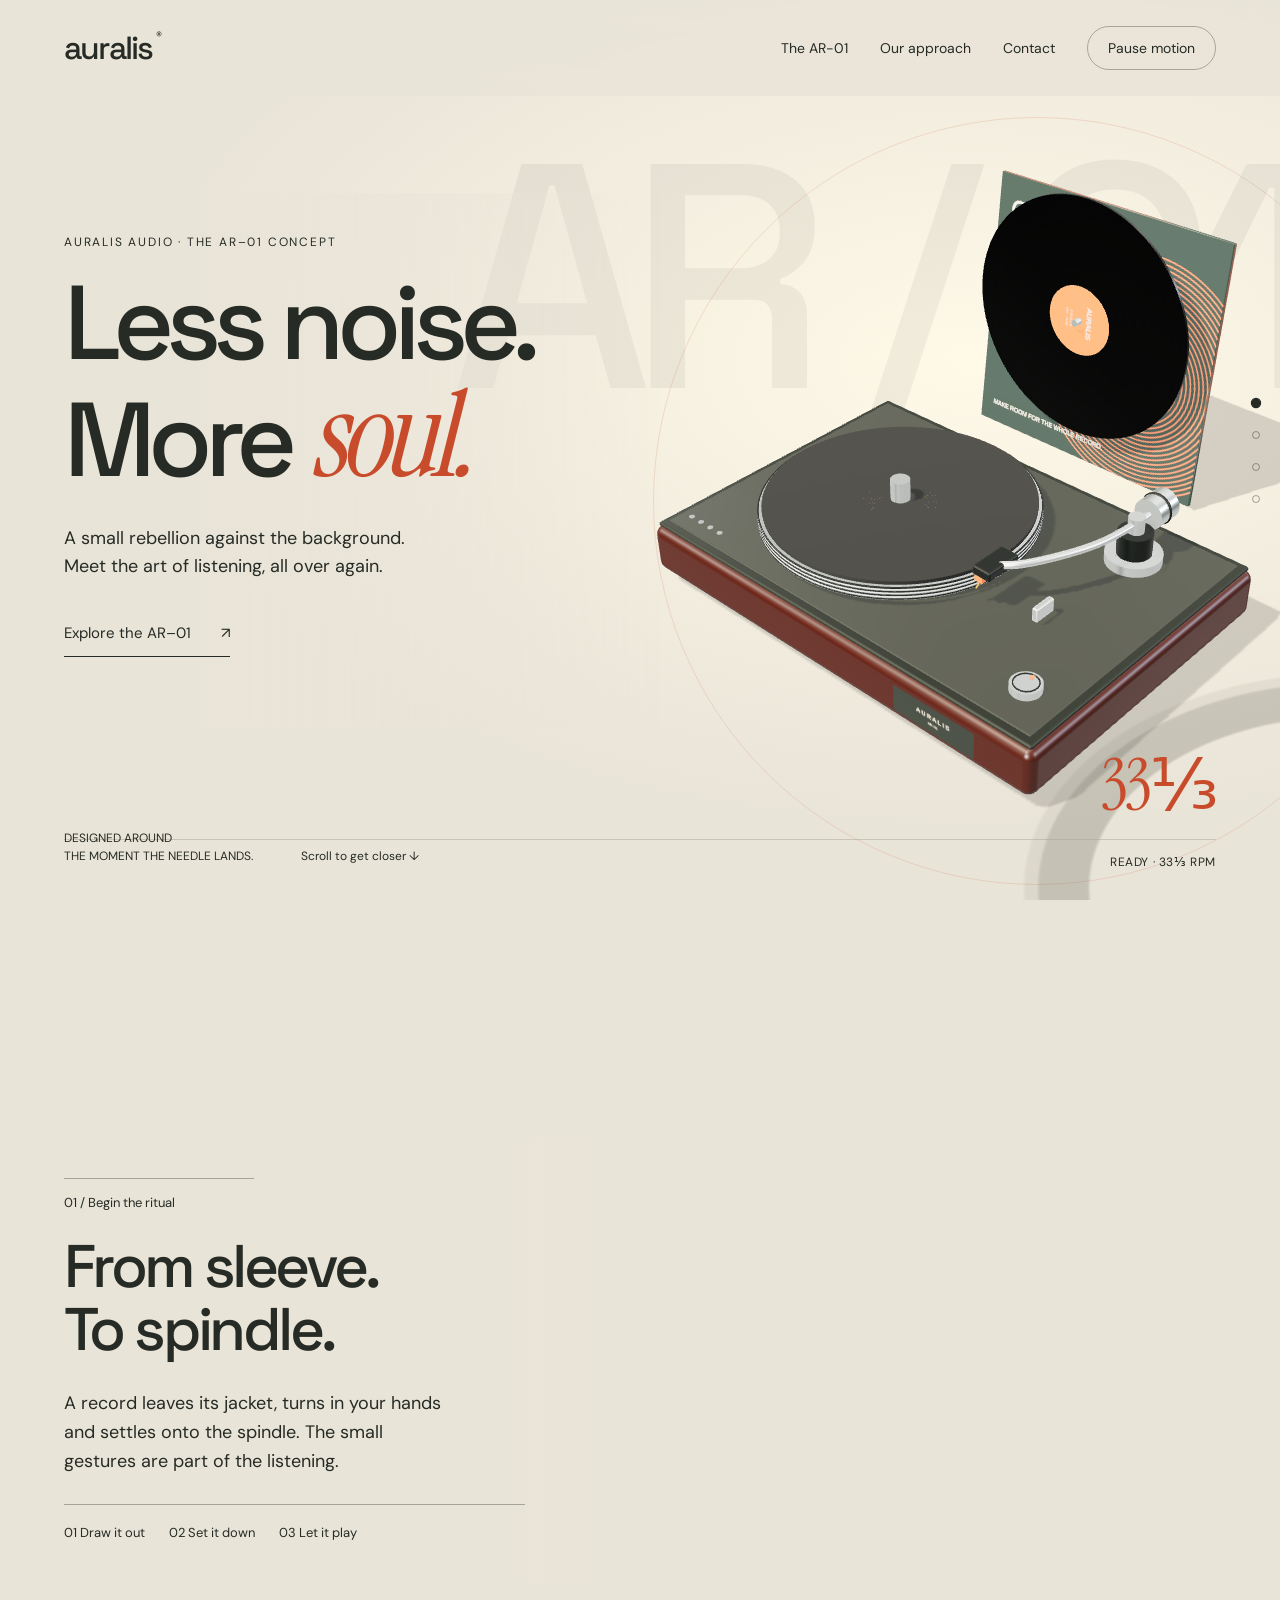
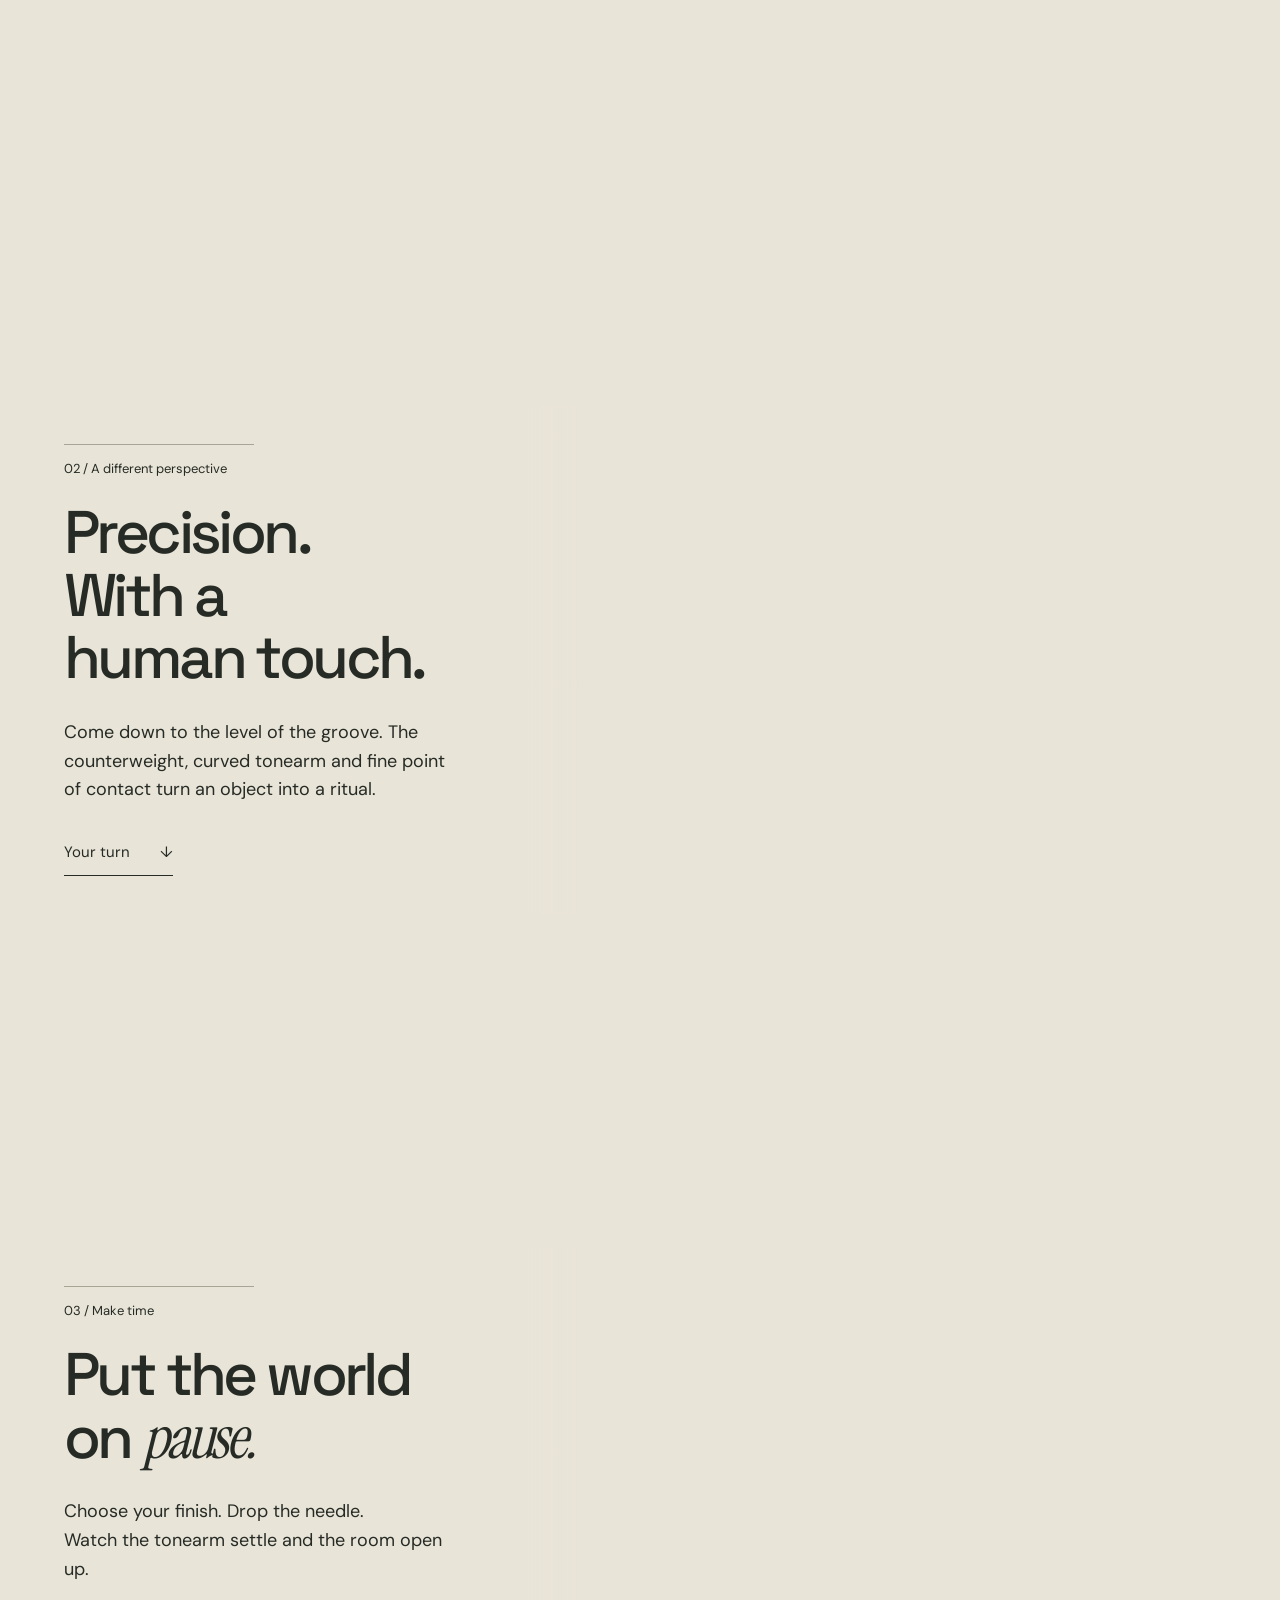
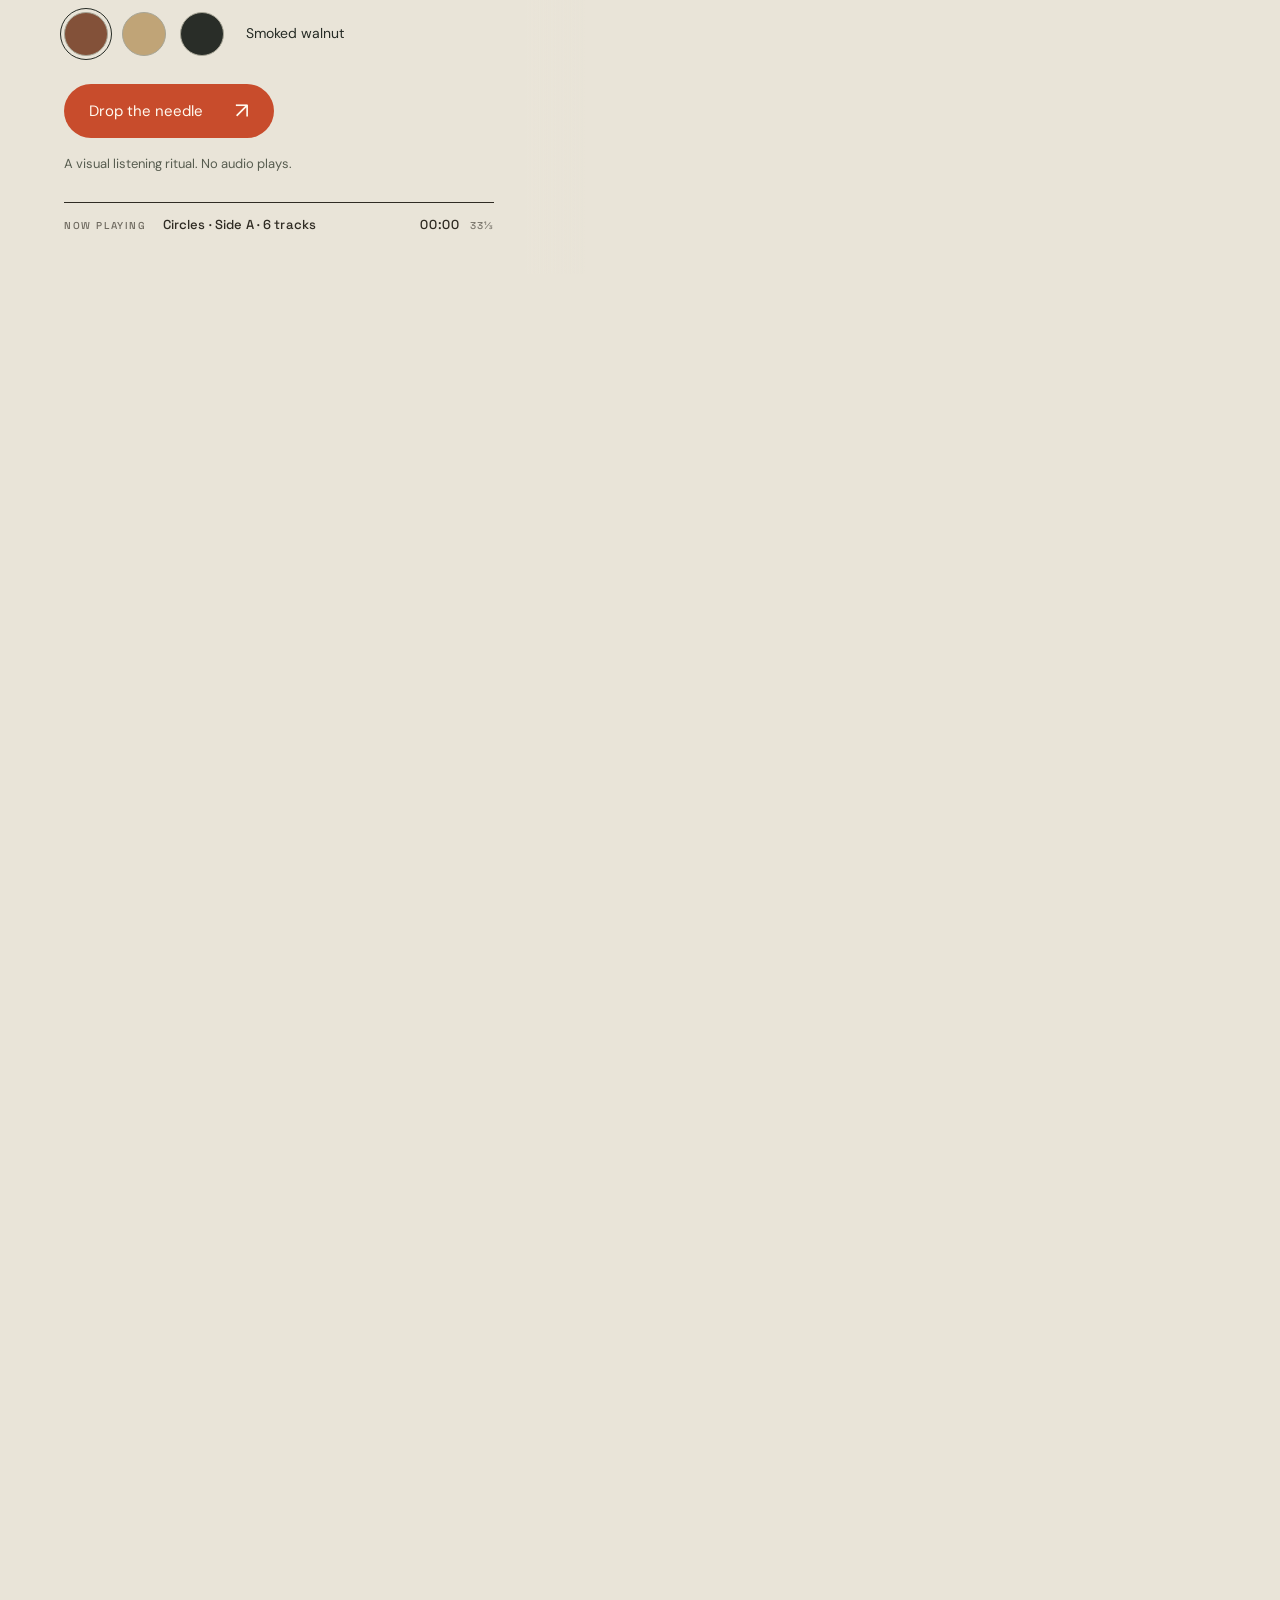
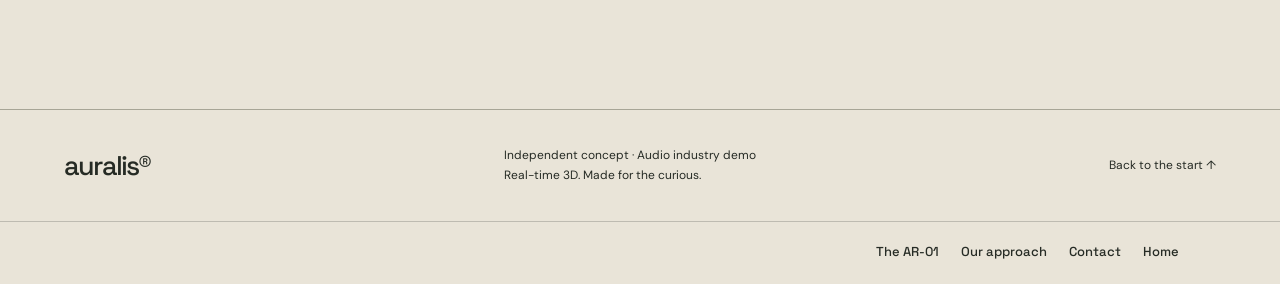
<file: index.html>
<!doctype html><html lang="en"><head><meta charset="utf-8"><meta name="viewport" content="width=device-width,initial-scale=1"><meta name="theme-color" content="#e9e4d8"><meta name="description" content="Auralis AR-01. An interactive study of vinyl, precision and the art of listening."><title>Auralis | The Art of Listening</title><link rel="icon" href="data:image/svg+xml,%3Csvg xmlns='http://www.w3.org/2000/svg' viewBox='0 0 64 64'%3E%3Ccircle cx='32' cy='32' r='30' fill='%23df5f39'/%3E%3Ccircle cx='32' cy='32' r='8' fill='%23eee9dd'/%3E%3C/svg%3E"><link rel="stylesheet" href="./common.css?v=identity-7"><link rel="stylesheet" href="./style.css?v=identity-7"><script type="importmap">{"imports":{"three":"./assets/vendor/three.module.js"}}</script><link rel="stylesheet" href="./page.css">
</head><body><a class="skip" href="#ritual">Skip to the listening ritual</a><header class="nav"><a class="brand" href="#top" aria-label="Auralis home">auralis<span>®</span></a><button class="menu-toggle" data-menu aria-expanded="false">Menu <span aria-hidden="true">+</span></button><nav class="nav-links" aria-label="Main"><a href="./ar-01.html">The AR-01</a><a href="./about.html">Our approach</a><a href="./contact.html">Contact</a><button class="nav-button" data-motion aria-pressed="false">Pause motion</button></nav></header><main><div class="story" id="top"><div class="stage" aria-label="Interactive three-dimensional turntable"><div class="scene-backdrop" aria-hidden="true"><div class="scene-word">AR / 01</div><div class="scene-orbit"></div></div><canvas id="world" role="img" aria-label="A walnut turntable. Scroll to draw a record from its jacket, lower it onto the spindle, and watch the needle trace the groove."></canvas><div class="scene-foreground" aria-hidden="true"><span class="scene-index">33⅓</span></div><div class="render-status" aria-live="polite">Preparing the listening room</div><div class="scene-note" data-record-state>READY · 33⅓ RPM</div><div class="exploded-label" data-explode-label>THE RECORD<br><span>THE PLATTER<br>THE DIRECT DRIVE</span></div></div><section class="chapter hero"><div class="copy"><p class="eyebrow">Auralis Audio · The AR–01 concept</p><h1>Less noise.<br>More <em>soul.</em></h1><p class="lede">A small rebellion against the background.<br>Meet the art of listening, all over again.</p><a class="text-link" href="#anatomy">Explore the AR–01 <span>↗</span></a></div><div class="hero-footer"><span>DESIGNED AROUND<br>THE MOMENT THE NEEDLE LANDS.</span><a href="#anatomy">Scroll to get closer ↓</a></div></section><section class="chapter right" id="anatomy"><div class="copy"><span class="chapter-count">01 / Begin the ritual</span><h2>From sleeve.<br>To spindle.</h2><p>A record leaves its jacket, turns in your hands and settles onto the spindle. The small gestures are part of the listening.</p><div class="small-spec"><span>01 Draw it out</span><span>02 Set it down</span><span>03 Let it play</span></div></div></section><section class="chapter" id="precision"><div class="copy"><span class="chapter-count">02 / A different perspective</span><h2>Precision.<br>With a<br>human touch.</h2><p>Come down to the level of the groove. The counterweight, curved tonearm and fine point of contact turn an object into a ritual.</p><a href="#ritual" class="text-link">Your turn <span>↓</span></a></div></section><section class="chapter" id="ritual"><div class="copy"><span class="chapter-count">03 / Make time</span><h2>Put the world<br>on <em>pause.</em></h2><p>Choose your finish. Drop the needle.<br>Watch the tonearm settle and the room open up.</p><div class="choices" role="group" aria-label="Turntable finish"><button class="choice" style="--swatch:#835139" data-finish="Smoked walnut" data-color="#91634b" aria-label="Smoked walnut finish" aria-pressed="true"></button><button class="choice" style="--swatch:#c0a477" data-finish="Natural oak" data-color="#dfc29a" aria-label="Natural oak finish" aria-pressed="false"></button><button class="choice" style="--swatch:#292d28" data-finish="Carbon ash" data-color="#373d35" aria-label="Carbon ash finish" aria-pressed="false"></button><span data-finish-name>Smoked walnut</span></div><button class="button" data-play aria-pressed="false">Drop the needle <span>↗</span></button><p class="interaction-note">A visual listening ritual. No audio plays.</p><div class="now-playing" id="now-playing"><span class="np-label">Now playing</span><span class="np-side">Circles · Side A · 6 tracks</span><span class="np-time"><span id="np-time">00:00</span><span class="np-rpm">33⅓</span></span></div></div></section></div><section class="section craft" id="craft"><div class="section-header reveal"><div><p class="eyebrow">A considered object</p><h2>Built to be<br>part of your life.</h2></div><p>Less friction. More intention. This concept explores a turntable that feels as good to live with as it does to look at.</p></div><article class="detail-row reveal"><span class="detail-num">01</span><h3>Warmth you can see.</h3><p>A deep timber plinth, softened edges and brushed metal. Materials that ask to be touched.</p></article><article class="detail-row reveal"><span class="detail-num">02</span><h3>Everything in balance.</h3><p>A weighted platter and an adjustable tonearm. An honest expression of the mechanics beneath.</p></article><article class="detail-row reveal"><span class="detail-num">03</span><h3>A moment of your own.</h3><p>Take a record out. Lower the arm. Sit with an album. Some things deserve your whole attention.</p></article><div class="last-line reveal"><p>For the love<br>of <em>listening.</em></p><button class="button" data-open>View the concept <span>↗</span></button></div></section></main><footer class="footer"><a class="brand" href="#top">auralis®</a><span>Independent concept · Audio industry demo<br>Real-time 3D. Made for the curious.</span><a href="#top">Back to the start ↑</a></footer><dialog aria-labelledby="dialog-title"><button class="close" data-close aria-label="Close concept details">×</button><p class="eyebrow">The AR–01</p><h2 id="dialog-title">Your listening room.</h2><p>Selected finish: <strong data-finish-name>Smoked walnut</strong>.</p><p>A fictional design study with a working 3D finish selector, a physical record-loading sequence and an interactive record player. This is a visual demo with no checkout or audio playback.</p><a class="text-link" href="#ritual" onclick="this.closest('dialog').close()">Return to the ritual ↗</a></dialog><nav class="chapter-nav" aria-label="Story chapters"><a data-chapter href="#top" aria-label="Opening"></a><a data-chapter href="#anatomy" aria-label="Anatomy"></a><a data-chapter href="#precision" aria-label="Precision"></a><a data-chapter href="#ritual" aria-label="Ritual"></a></nav><div class="travel-progress" aria-hidden="true"></div><script>(function(){var done=false;function load(){if(done)return;done=true;var s=document.createElement("script");s.type="module";s.src="./app.js?v=identity-7";s.onerror=function(){document.body.classList.add("no-webgl")};document.head.appendChild(s)}requestAnimationFrame(function(){requestAnimationFrame(load)});})();</script><footer class="pg-footer pg-footer--links"><div class="pg-wrap"><div class="pg-footer-row"><nav aria-label="Site"><a href="./ar-01.html">The AR-01</a><a href="./about.html">Our approach</a><a href="./contact.html">Contact</a><a href="./index.html">Home</a></nav></div></div></footer>
</body></html>
</file>
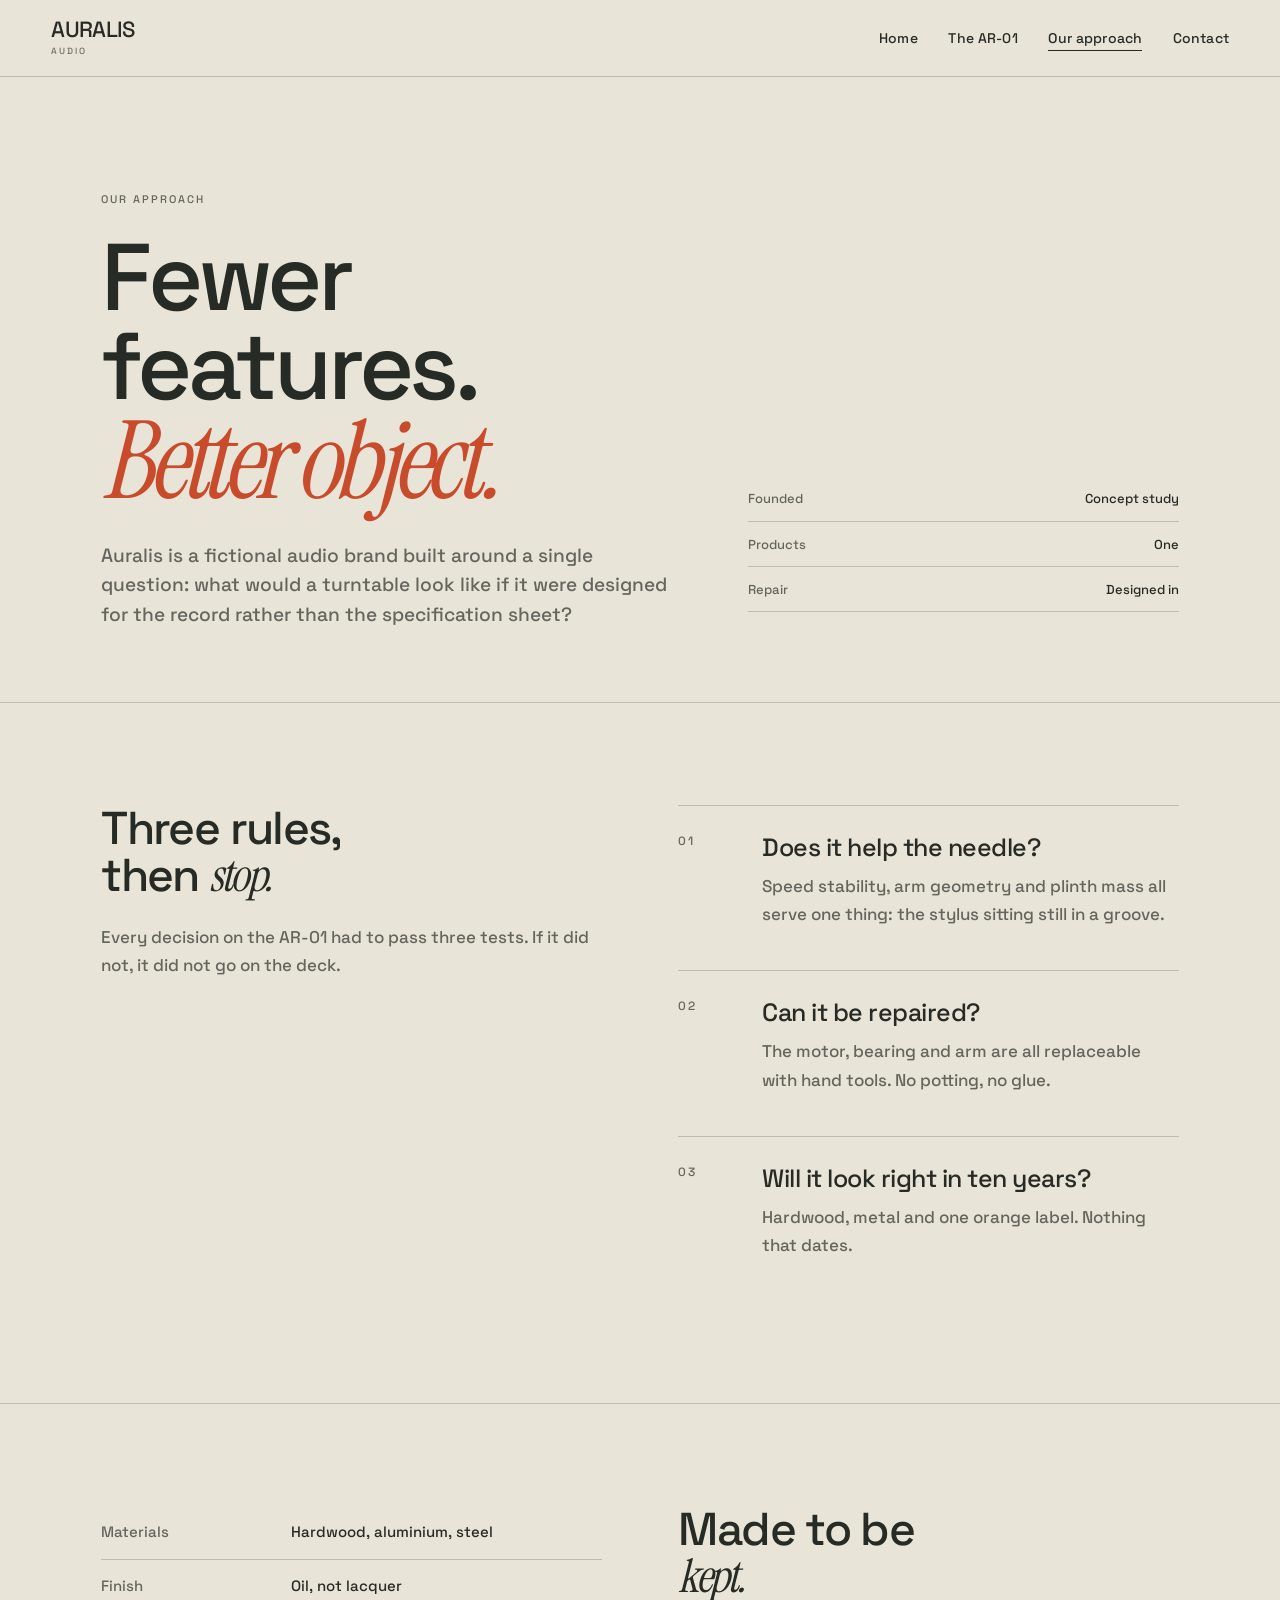
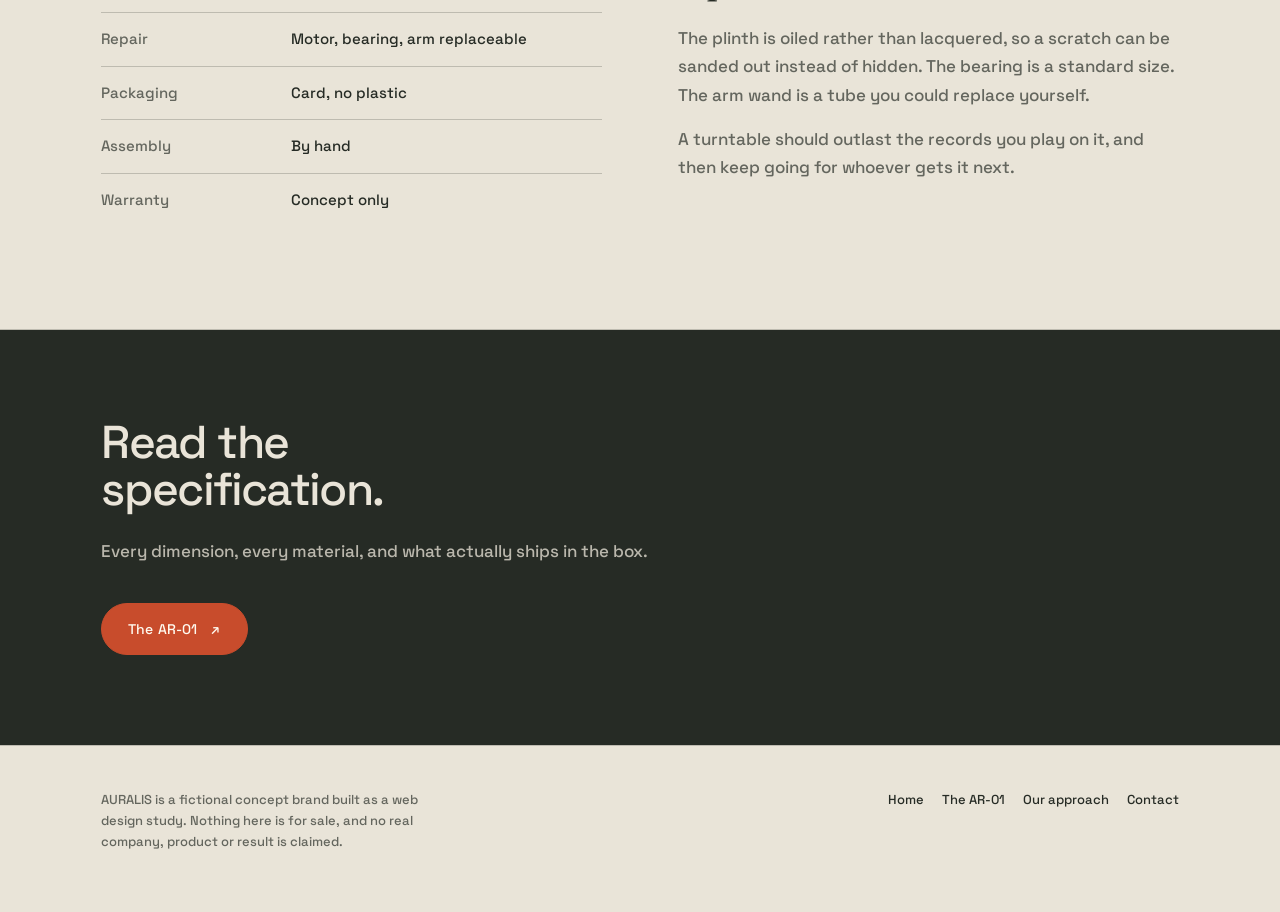
<file: about.html>
<!doctype html>
<html lang="en">
<head>
<meta charset="utf-8"><meta name="viewport" content="width=device-width, initial-scale=1">
<title>Our approach | Auralis Audio</title>
<meta name="description" content="How the imagined Auralis AR-01 is designed, what it is made from, and why it is built to be repaired.">
<meta name="theme-color" content="{paper}">
<link rel="icon" href="data:image/svg+xml,%3Csvg xmlns='http://www.w3.org/2000/svg' viewBox='0 0 64 64'%3E%3Crect width='64' height='64' rx='14' fill='%23262b25'/%3E%3C/svg%3E">
<link rel="preload" href="./assets/sans.woff2" as="font" type="font/woff2" crossorigin>
<link rel="stylesheet" href="./common.css">
<link rel="stylesheet" href="./style.css">
<link rel="stylesheet" href="./page.css">
<script src="./page.js" defer></script>
</head>
<body class="pg-body"><header class="pg-header">
<a class="pg-brand" href="./index.html">AURALIS<span>Audio</span></a>
<button class="pg-menu" data-pg-menu aria-expanded="false" aria-controls="pg-nav">Menu</button>
<nav class="pg-nav" id="pg-nav" data-pg-nav aria-label="Main"><a href="./index.html">Home</a><a href="./ar-01.html">The AR-01</a><a href="./about.html" aria-current="page">Our approach</a><a href="./contact.html">Contact</a></nav>
</header>
<main class="pg-main"><section class="pg-hero"><div class="pg-wrap">
<p class="pg-eyebrow">Our approach</p>
<div class="pg-hero-row"><div><h1 class="pg-title">Fewer features.<br><em>Better object.</em></h1>
<p class="pg-lead">Auralis is a fictional audio brand built around a single question: what would a turntable look like if it were designed for the record rather than the specification sheet?</p></div><dl class="pg-hero-meta"><div><dt>Founded</dt><dd>Concept study</dd></div><div><dt>Products</dt><dd>One</dd></div><div><dt>Repair</dt><dd>Designed in</dd></div></dl></div>
</div></section><section class="pg-section "><div class="pg-wrap"><div class="pg-two"><div><h2 class="pg-h2">Three rules,<br>then <em>stop.</em></h2><p class="pg-p">Every decision on the AR-01 had to pass three tests. If it did not, it did not go on the deck.</p></div><div><div class="pg-steps"><div class="pg-step"><div><h3 class="pg-h3">Does it help the needle?</h3><p class="pg-p">Speed stability, arm geometry and plinth mass all serve one thing: the stylus sitting still in a groove.</p></div></div><div class="pg-step"><div><h3 class="pg-h3">Can it be repaired?</h3><p class="pg-p">The motor, bearing and arm are all replaceable with hand tools. No potting, no glue.</p></div></div><div class="pg-step"><div><h3 class="pg-h3">Will it look right in ten years?</h3><p class="pg-p">Hardwood, metal and one orange label. Nothing that dates.</p></div></div></div></div></div></div></section><section class="pg-section "><div class="pg-wrap"><div class="pg-two"><div><table class="pg-spec"><tbody><tr><th scope="row">Materials</th><td>Hardwood, aluminium, steel</td></tr><tr><th scope="row">Finish</th><td>Oil, not lacquer</td></tr><tr><th scope="row">Repair</th><td>Motor, bearing, arm replaceable</td></tr><tr><th scope="row">Packaging</th><td>Card, no plastic</td></tr><tr><th scope="row">Assembly</th><td>By hand</td></tr><tr><th scope="row">Warranty</th><td>Concept only</td></tr></tbody></table></div><div><h2 class="pg-h2">Made to be<br><em>kept.</em></h2><p class="pg-p">The plinth is oiled rather than lacquered, so a scratch can be sanded out instead of hidden. The bearing is a standard size. The arm wand is a tube you could replace yourself.</p><p class="pg-p">A turntable should outlast the records you play on it, and then keep going for whoever gets it next.</p></div></div></div></section><section class="pg-band"><div class="pg-wrap"><h2 class="pg-h2">Read the<br>specification.</h2><p class="pg-p">Every dimension, every material, and what actually ships in the box.</p><div class="pg-actions"><a class="btn" href="./ar-01.html">The AR-01 <span class="arw" aria-hidden="true">&#8599;</span></a></div></div></section></main>
<footer class="pg-footer"><div class="pg-wrap"><div class="pg-footer-row">
<p>AURALIS is a fictional concept brand built as a web design study. Nothing here is for sale, and no real company, product or result is claimed.</p>
<nav aria-label="Footer">
<a href="./index.html">Home</a>
<a href="./ar-01.html">The AR-01</a>
<a href="./about.html">Our approach</a>
<a href="./contact.html">Contact</a>
</nav>
</div></div></footer>
</body></html>
</file>
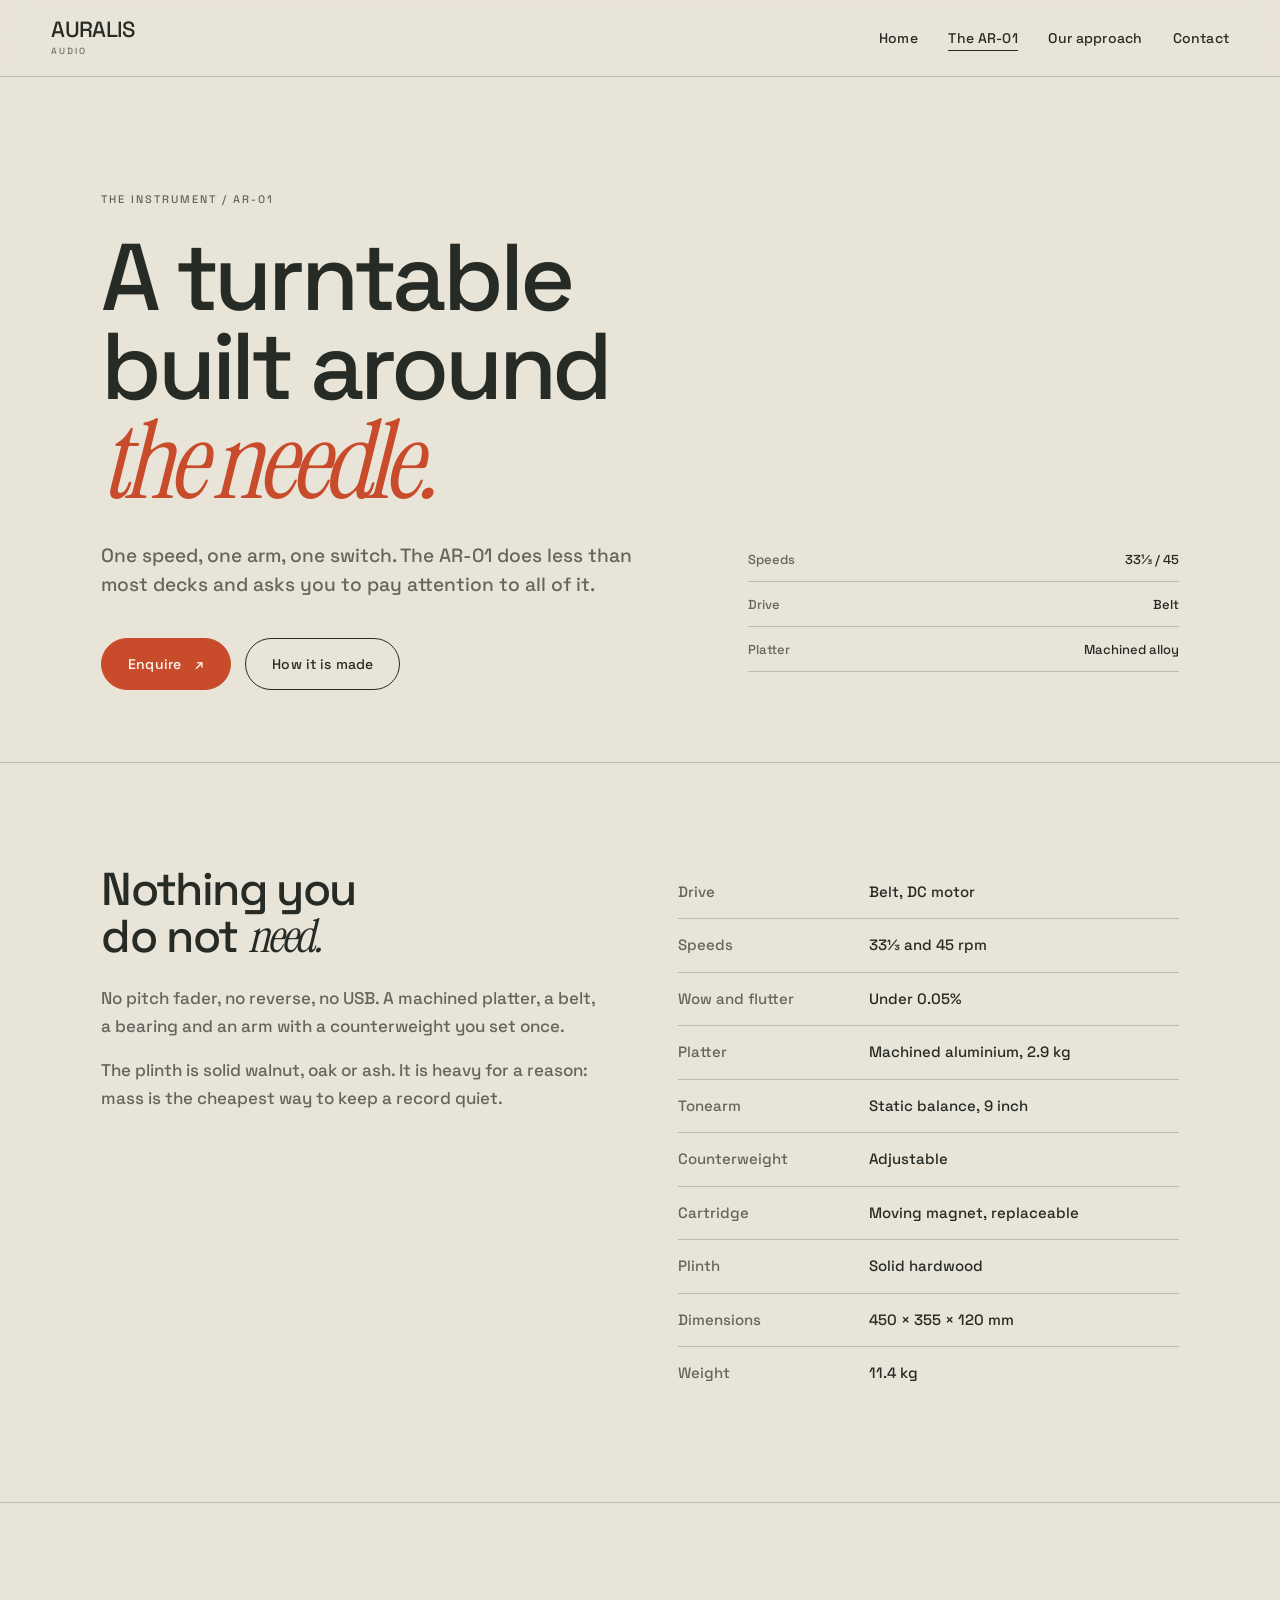
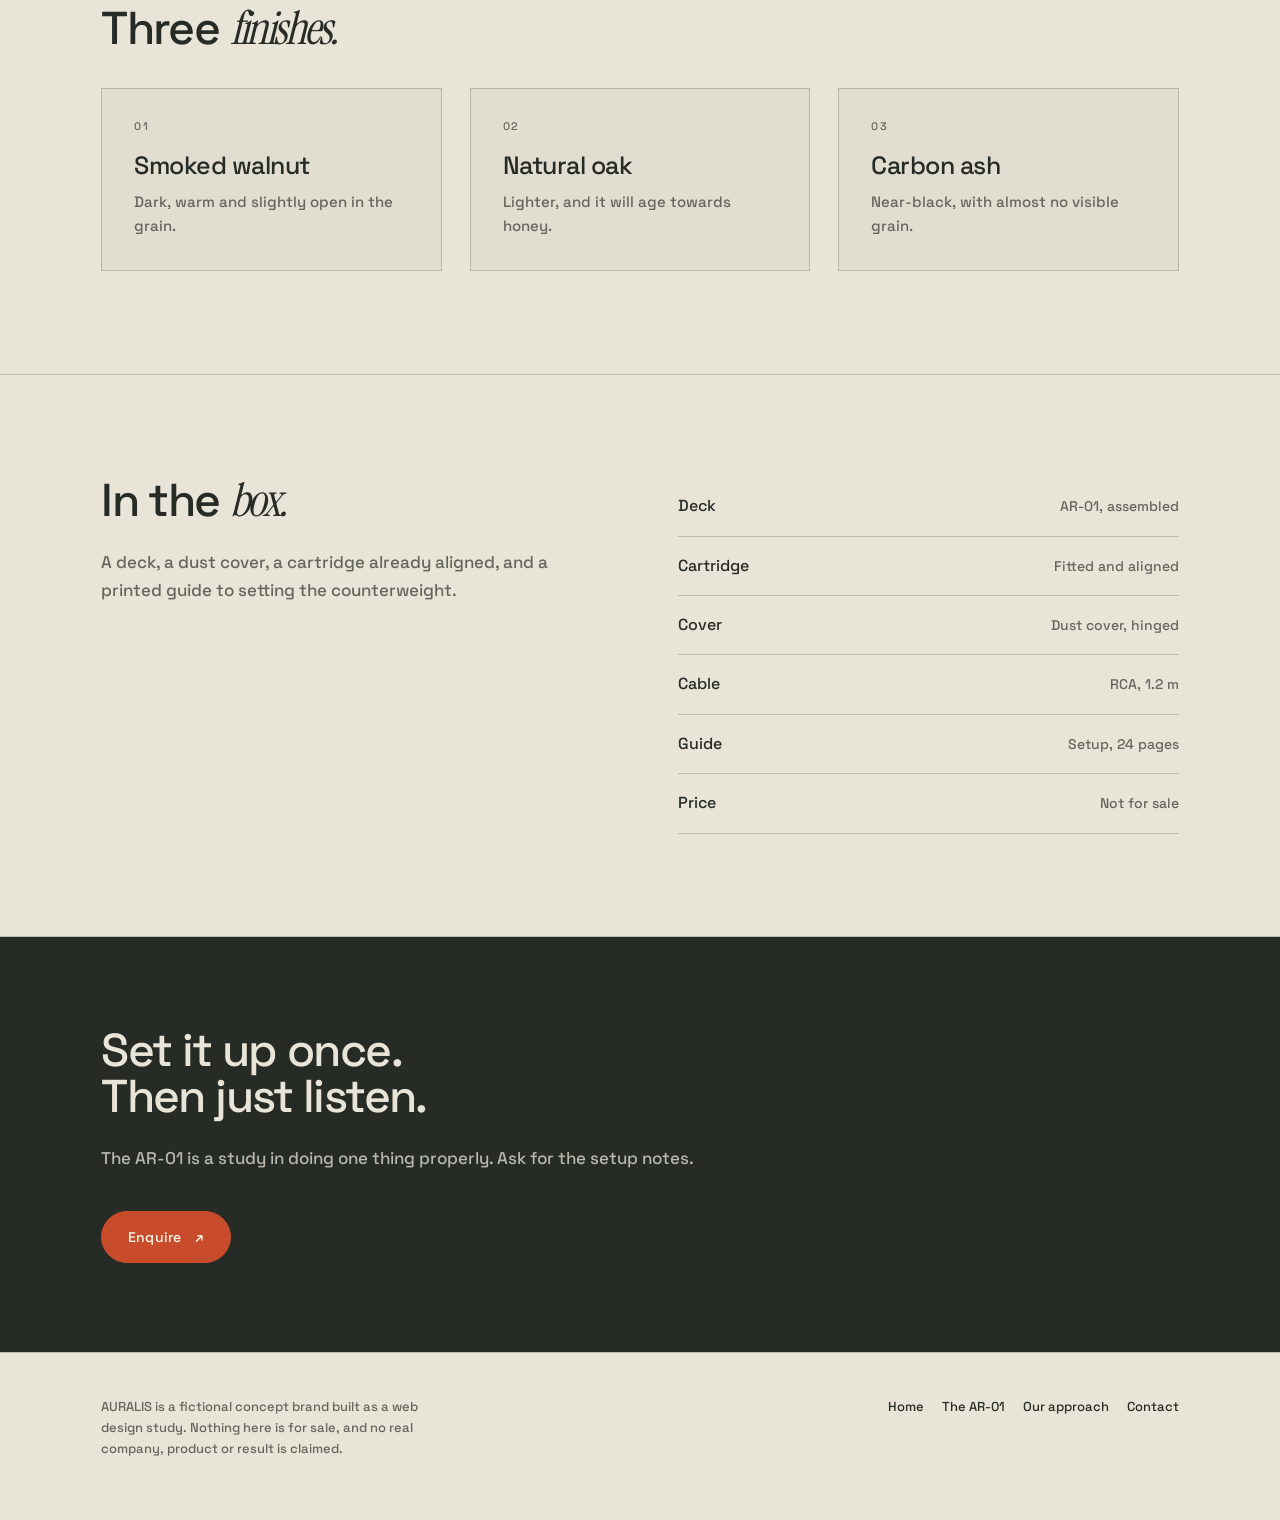
<file: ar-01.html>
<!doctype html>
<html lang="en">
<head>
<meta charset="utf-8"><meta name="viewport" content="width=device-width, initial-scale=1">
<title>The AR-01 | Auralis Audio</title>
<meta name="description" content="Specification, finishes and what ships with the imagined Auralis AR-01 turntable.">
<meta name="theme-color" content="{paper}">
<link rel="icon" href="data:image/svg+xml,%3Csvg xmlns='http://www.w3.org/2000/svg' viewBox='0 0 64 64'%3E%3Crect width='64' height='64' rx='14' fill='%23262b25'/%3E%3C/svg%3E">
<link rel="preload" href="./assets/sans.woff2" as="font" type="font/woff2" crossorigin>
<link rel="stylesheet" href="./common.css">
<link rel="stylesheet" href="./style.css">
<link rel="stylesheet" href="./page.css">
<script src="./page.js" defer></script>
</head>
<body class="pg-body"><header class="pg-header">
<a class="pg-brand" href="./index.html">AURALIS<span>Audio</span></a>
<button class="pg-menu" data-pg-menu aria-expanded="false" aria-controls="pg-nav">Menu</button>
<nav class="pg-nav" id="pg-nav" data-pg-nav aria-label="Main"><a href="./index.html">Home</a><a href="./ar-01.html" aria-current="page">The AR-01</a><a href="./about.html">Our approach</a><a href="./contact.html">Contact</a></nav>
</header>
<main class="pg-main"><section class="pg-hero"><div class="pg-wrap">
<p class="pg-eyebrow">The instrument / AR-01</p>
<div class="pg-hero-row"><div><h1 class="pg-title">A turntable<br>built around<br><em>the needle.</em></h1>
<p class="pg-lead">One speed, one arm, one switch. The AR-01 does less than most decks and asks you to pay attention to all of it.</p><div class="pg-actions"><a class="btn solid-accent" href="./contact.html">Enquire <span class="arw" aria-hidden="true">&#8599;</span></a><a class="btn ghost" href="./about.html">How it is made</a></div></div><dl class="pg-hero-meta"><div><dt>Speeds</dt><dd>33⅓ / 45</dd></div><div><dt>Drive</dt><dd>Belt</dd></div><div><dt>Platter</dt><dd>Machined alloy</dd></div></dl></div>
</div></section><section class="pg-section "><div class="pg-wrap"><div class="pg-two"><div><h2 class="pg-h2">Nothing you<br>do not <em>need.</em></h2><p class="pg-p">No pitch fader, no reverse, no USB. A machined platter, a belt, a bearing and an arm with a counterweight you set once.</p><p class="pg-p">The plinth is solid walnut, oak or ash. It is heavy for a reason: mass is the cheapest way to keep a record quiet.</p></div><div><table class="pg-spec"><tbody><tr><th scope="row">Drive</th><td>Belt, DC motor</td></tr><tr><th scope="row">Speeds</th><td>33⅓ and 45 rpm</td></tr><tr><th scope="row">Wow and flutter</th><td>Under 0.05%</td></tr><tr><th scope="row">Platter</th><td>Machined aluminium, 2.9 kg</td></tr><tr><th scope="row">Tonearm</th><td>Static balance, 9 inch</td></tr><tr><th scope="row">Counterweight</th><td>Adjustable</td></tr><tr><th scope="row">Cartridge</th><td>Moving magnet, replaceable</td></tr><tr><th scope="row">Plinth</th><td>Solid hardwood</td></tr><tr><th scope="row">Dimensions</th><td>450 × 355 × 120 mm</td></tr><tr><th scope="row">Weight</th><td>11.4 kg</td></tr></tbody></table></div></div></div></section><section class="pg-section "><div class="pg-wrap"><h2 class="pg-h2">Three <em>finishes.</em></h2><div style="margin-top:36px"><div class="pg-three"><article class="pg-card" data-reveal><span class="pg-num">01</span><h3 class="pg-h3">Smoked walnut</h3><p>Dark, warm and slightly open in the grain.</p></article><article class="pg-card" data-reveal><span class="pg-num">02</span><h3 class="pg-h3">Natural oak</h3><p>Lighter, and it will age towards honey.</p></article><article class="pg-card" data-reveal><span class="pg-num">03</span><h3 class="pg-h3">Carbon ash</h3><p>Near-black, with almost no visible grain.</p></article></div></div></div></section><section class="pg-section "><div class="pg-wrap"><div class="pg-two"><div><h2 class="pg-h2">In the <em>box.</em></h2><p class="pg-p">A deck, a dust cover, a cartridge already aligned, and a printed guide to setting the counterweight.</p></div><div><ul class="pg-list"><li><span class="k">Deck</span><span class="v">AR-01, assembled</span></li><li><span class="k">Cartridge</span><span class="v">Fitted and aligned</span></li><li><span class="k">Cover</span><span class="v">Dust cover, hinged</span></li><li><span class="k">Cable</span><span class="v">RCA, 1.2 m</span></li><li><span class="k">Guide</span><span class="v">Setup, 24 pages</span></li><li><span class="k">Price</span><span class="v">Not for sale</span></li></ul></div></div></div></section><section class="pg-band"><div class="pg-wrap"><h2 class="pg-h2">Set it up once.<br>Then just listen.</h2><p class="pg-p">The AR-01 is a study in doing one thing properly. Ask for the setup notes.</p><div class="pg-actions"><a class="btn" href="./contact.html">Enquire <span class="arw" aria-hidden="true">&#8599;</span></a></div></div></section></main>
<footer class="pg-footer"><div class="pg-wrap"><div class="pg-footer-row">
<p>AURALIS is a fictional concept brand built as a web design study. Nothing here is for sale, and no real company, product or result is claimed.</p>
<nav aria-label="Footer">
<a href="./index.html">Home</a>
<a href="./ar-01.html">The AR-01</a>
<a href="./about.html">Our approach</a>
<a href="./contact.html">Contact</a>
</nav>
</div></div></footer>
</body></html>
</file>
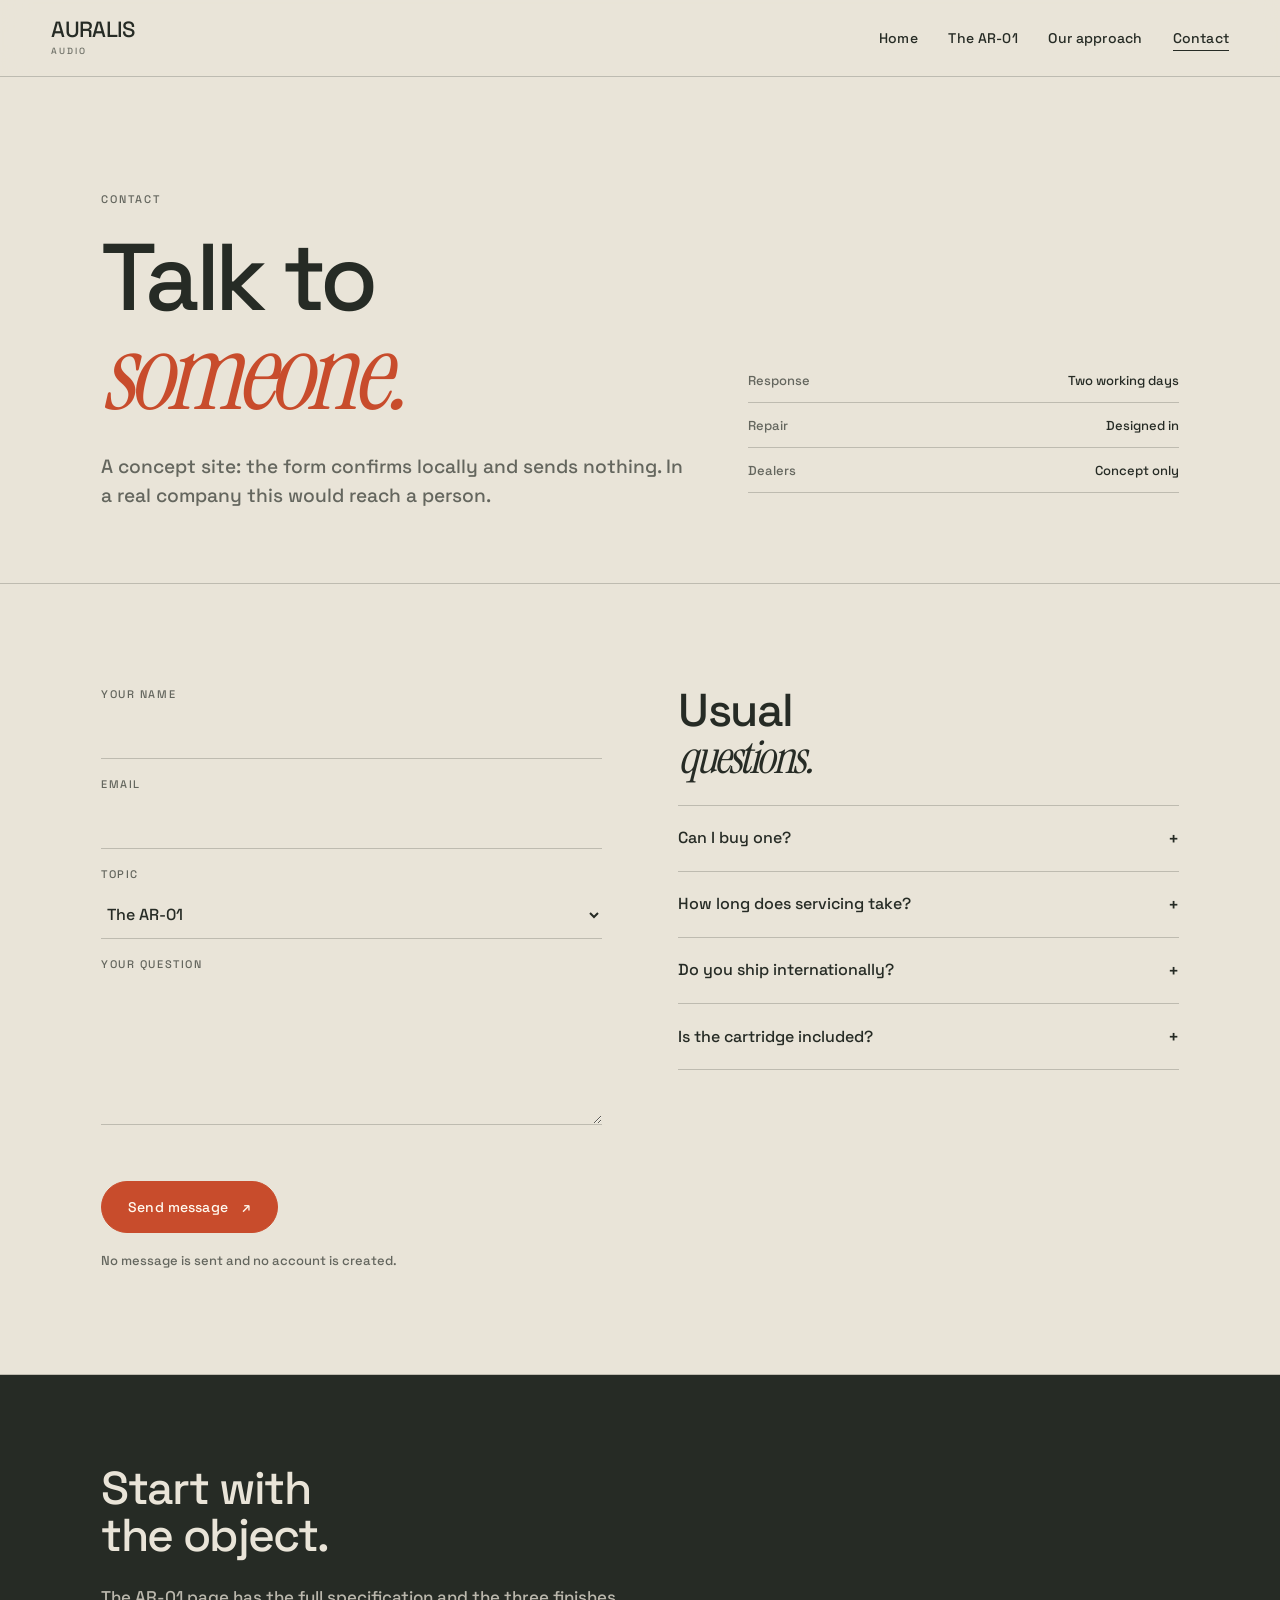
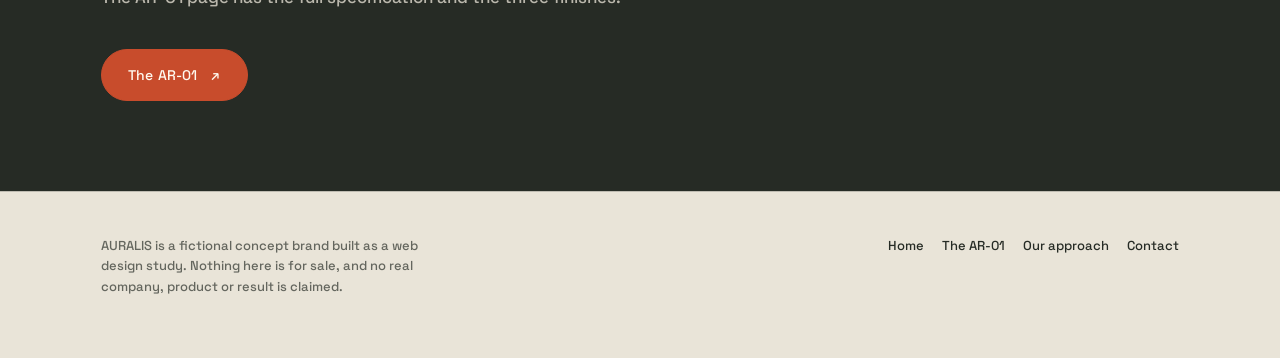
<file: contact.html>
<!doctype html>
<html lang="en">
<head>
<meta charset="utf-8"><meta name="viewport" content="width=device-width, initial-scale=1">
<title>Contact | Auralis Audio</title>
<meta name="description" content="Dealer enquiries, servicing and warranty questions for the imagined Auralis AR-01.">
<meta name="theme-color" content="{paper}">
<link rel="icon" href="data:image/svg+xml,%3Csvg xmlns='http://www.w3.org/2000/svg' viewBox='0 0 64 64'%3E%3Crect width='64' height='64' rx='14' fill='%23262b25'/%3E%3C/svg%3E">
<link rel="preload" href="./assets/sans.woff2" as="font" type="font/woff2" crossorigin>
<link rel="stylesheet" href="./common.css">
<link rel="stylesheet" href="./style.css">
<link rel="stylesheet" href="./page.css">
<script src="./page.js" defer></script>
</head>
<body class="pg-body"><header class="pg-header">
<a class="pg-brand" href="./index.html">AURALIS<span>Audio</span></a>
<button class="pg-menu" data-pg-menu aria-expanded="false" aria-controls="pg-nav">Menu</button>
<nav class="pg-nav" id="pg-nav" data-pg-nav aria-label="Main"><a href="./index.html">Home</a><a href="./ar-01.html">The AR-01</a><a href="./about.html">Our approach</a><a href="./contact.html" aria-current="page">Contact</a></nav>
</header>
<main class="pg-main"><section class="pg-hero"><div class="pg-wrap">
<p class="pg-eyebrow">Contact</p>
<div class="pg-hero-row"><div><h1 class="pg-title">Talk to<br><em>someone.</em></h1>
<p class="pg-lead">A concept site: the form confirms locally and sends nothing. In a real company this would reach a person.</p></div><dl class="pg-hero-meta"><div><dt>Response</dt><dd>Two working days</dd></div><div><dt>Repair</dt><dd>Designed in</dd></div><div><dt>Dealers</dt><dd>Concept only</dd></div></dl></div>
</div></section><section class="pg-section "><div class="pg-wrap"><div class="pg-two"><div><form class="pg-form" data-pg-form data-confirm="Thank you. This is a concept site, so nothing was sent."><div class="pg-field"><label for="f-name">Your name</label><input id="f-name" name="name" type="text" required></div><div class="pg-field"><label for="f-email">Email</label><input id="f-email" name="email" type="email" required></div><div class="pg-field"><label for="f-topic">Topic</label><select id="f-topic" name="topic"><option>The AR-01</option><option>Servicing</option><option>Dealers</option><option>Press</option><option>Something else</option></select></div><div class="pg-field"><label for="f-message">Your question</label><textarea id="f-message" name="message" rows="5" required></textarea></div><div class="pg-actions"><button class="btn solid-accent" type="submit">Send message <span class="arw" aria-hidden="true">&#8599;</span></button></div><p class="pg-note">No message is sent and no account is created.</p><p class="pg-sent" data-pg-sent role="status" aria-live="polite"></p></form></div><div><h2 class="pg-h2">Usual<br><em>questions.</em></h2><div class="pg-faq"><details><summary>Can I buy one?<span aria-hidden="true">+</span></summary><p>No. Auralis is a fictional brand and the AR-01 is a design study.</p></details><details><summary>How long does servicing take?<span aria-hidden="true">+</span></summary><p>In a real workshop, about two weeks: bearing clean, belt change, arm check.</p></details><details><summary>Do you ship internationally?<span aria-hidden="true">+</span></summary><p>The concept has no logistics. The real answer would depend on the dealer.</p></details><details><summary>Is the cartridge included?<span aria-hidden="true">+</span></summary><p>Yes, fitted and aligned before the deck leaves the bench.</p></details></div></div></div></div></section><section class="pg-band"><div class="pg-wrap"><h2 class="pg-h2">Start with<br>the object.</h2><p class="pg-p">The AR-01 page has the full specification and the three finishes.</p><div class="pg-actions"><a class="btn" href="./ar-01.html">The AR-01 <span class="arw" aria-hidden="true">&#8599;</span></a></div></div></section></main>
<footer class="pg-footer"><div class="pg-wrap"><div class="pg-footer-row">
<p>AURALIS is a fictional concept brand built as a web design study. Nothing here is for sale, and no real company, product or result is claimed.</p>
<nav aria-label="Footer">
<a href="./index.html">Home</a>
<a href="./ar-01.html">The AR-01</a>
<a href="./about.html">Our approach</a>
<a href="./contact.html">Contact</a>
</nav>
</div></div></footer>
</body></html>
</file>
<file: common.css>
@font-face{font-family:DM;src:url('./assets/sans.woff2');font-display:swap}@font-face{font-family:Space;font-weight:500;src:url('./assets/display.woff2');font-display:swap}@font-face{font-family:Instrument;src:url('./assets/serif.woff2');font-display:swap}
*{box-sizing:border-box}html{scroll-behavior:smooth;scroll-padding-top:0}body{margin:0;background:var(--paper);color:var(--ink);font:18px/1.6 DM,Arial,sans-serif}button,a,input{-webkit-tap-highlight-color:transparent}a{color:inherit;text-decoration:none}button{font:inherit;color:inherit;cursor:pointer}button:disabled{cursor:wait}button,a{touch-action:manipulation}button:focus-visible,a:focus-visible,input:focus-visible{outline:2px solid var(--accent);outline-offset:6px}::selection{background:var(--accent);color:var(--paper)}.skip{position:fixed;top:-90px;left:24px;z-index:100;background:var(--ink);color:var(--paper);padding:16px}.skip:focus{top:12px}
.nav{position:fixed;z-index:20;top:0;left:0;width:100%;height:96px;padding:0 5vw;display:flex;align-items:center;justify-content:space-between;background:color-mix(in srgb,var(--paper) 95%,transparent);backdrop-filter:blur(12px)}.brand{font:500 32px Space,Arial,sans-serif;letter-spacing:-1.8px}.nav-links{display:flex;align-items:center;gap:32px;font-size:14px}.nav-links a{position:relative;padding:12px 0}.nav-links a:after{content:'';position:absolute;left:0;right:100%;bottom:6px;height:1px;background:currentColor;transition:right .3s}.nav-links a:hover:after{right:0}.nav-button{font-size:14px;min-height:44px;padding:10px 20px;border:1px solid var(--line);background:transparent;border-radius:32px}.menu-toggle{display:none}
.story{position:relative;isolation:isolate}.stage{position:sticky;top:0;height:100svh;margin-bottom:-100svh;overflow:hidden;isolation:isolate}.stage canvas{position:absolute;inset:0;width:100%;height:100%;z-index:1}.scene-backdrop{position:absolute;inset:0;z-index:0;pointer-events:none;overflow:hidden;background:var(--scene-background,var(--paper))}.scene-word{position:absolute;right:-.03em;top:9%;font:500 clamp(130px,20vw,330px)/1 Space;letter-spacing:-.08em;white-space:nowrap;color:var(--ink);opacity:.055;transform:translateY(calc(var(--travel,0)*-50px))}.scene-orbit{position:absolute;width:52vw;height:52vw;right:-5vw;top:14%;border:1px solid var(--line);border-radius:50%;opacity:.45}.scene-foreground{position:absolute;inset:0;z-index:2;pointer-events:none}.scene-foreground:after{content:'';position:absolute;left:5vw;right:5vw;bottom:60px;height:1px;background:var(--line);opacity:.5}.scene-index{position:absolute;right:5vw;bottom:78px;font:400 72px/1 Instrument;letter-spacing:-3px;color:var(--accent)}
.chapter{position:relative;z-index:3;min-height:max(100svh,800px);display:flex;align-items:center;padding:130px 5vw 110px;pointer-events:none}.chapter .copy{width:40%;max-width:480px;pointer-events:auto;position:relative}.chapter .copy:before{content:'';position:absolute;inset:-40px -60px -40px -5vw;background:linear-gradient(90deg,var(--paper) calc(100% - 60px),transparent);z-index:-1;pointer-events:none}.chapter.right{justify-content:flex-start}.chapter.hero{align-items:center}.chapter.hero .copy{max-width:580px;width:47%}.chapter.hero .copy:before{display:none}.eyebrow{text-transform:uppercase;font:12px/1.5 DM,sans-serif;letter-spacing:1.8px;margin:0 0 20px}h1,h2,h3,p{margin-top:0}h1{font:500 clamp(72px,8.2vw,132px)/1 Space,sans-serif;letter-spacing:-.075em;margin-bottom:28px}h2{font:500 clamp(52px,4.7vw,76px)/1.04 Space,sans-serif;letter-spacing:-.06em;margin-bottom:28px}h3{font:500 30px/1.2 Space,sans-serif;letter-spacing:-1px}.copy>p:not(.eyebrow),.lede{font-size:18px;line-height:1.6;max-width:390px;margin-bottom:24px}.button{display:inline-flex;align-items:center;justify-content:space-between;gap:32px;padding:15px 25px;background:var(--accent);color:var(--button-ink,var(--paper));border:0;border-radius:40px;font-size:15px;min-height:52px;transition:background .25s,transform .25s}.button:hover{transform:translateY(-3px);background:var(--ink)}.button span{font-size:22px;line-height:1}.text-link{display:inline-flex;align-items:center;justify-content:space-between;gap:30px;font-size:15px;min-height:48px;padding:10px 0;border-bottom:1px solid currentColor}.hero-footer{position:absolute;bottom:35px;left:5vw;right:5vw;display:flex;justify-content:flex-start;align-items:flex-end;gap:48px;font-size:12px;line-height:1.5}.hero-footer span{max-width:250px}.chapter-count{font-size:13px;line-height:1.5;display:inline-block;border-top:1px solid var(--line);padding-top:14px;margin-bottom:24px;min-width:190px}.scene-note{position:absolute;bottom:28px;right:5vw;z-index:2;font-size:12px;letter-spacing:.6px;pointer-events:none}.render-status{position:absolute;left:5vw;bottom:32px;font-size:12px;z-index:2}.scene-ready:not(.no-webgl) .render-status{display:none}.travel-progress{position:fixed;bottom:0;left:0;right:0;height:3px;transform:scaleX(0);transform-origin:left;background:var(--accent);z-index:25}.chapter-nav{position:fixed;right:12px;top:43%;z-index:15;display:flex;flex-direction:column}.chapter-nav a{height:32px;width:24px;display:grid;place-items:center}.chapter-nav a:after{content:'';width:6px;height:6px;border:1px solid currentColor;border-radius:50%;opacity:.4}.chapter-nav a.is-active:after{background:currentColor;opacity:1;transform:scale(1.3)}
.section{scroll-margin-top:96px;position:relative;z-index:5;background:var(--paper);padding:110px 7vw}.section-header{display:grid;grid-template-columns:1.4fr 1fr;align-items:end;gap:8vw;margin-bottom:72px}.section-header>p{max-width:420px;font-size:18px;line-height:1.6}.detail-row{display:grid;grid-template-columns:.3fr 1.3fr 1fr;gap:4vw;border-top:1px solid var(--line);padding:34px 0}.detail-row p{font-size:18px;line-height:1.6;max-width:400px}.detail-num{font:14px Space,sans-serif}.footer{position:relative;z-index:5;padding:36px 5vw;border-top:1px solid var(--line);background:var(--paper);display:flex;justify-content:space-between;align-items:center;gap:24px;font-size:12px}.footer .brand{font-size:27px}.reveal{transition:opacity .6s,translate .6s}.reveal.pre{opacity:0;visibility:hidden;translate:0 16px}.choices{display:flex;gap:14px;align-items:center;margin:28px 0}.choice{width:44px;height:44px;border:1px solid var(--line);border-radius:50%;background:var(--swatch);position:relative;flex-shrink:0}.choice[aria-pressed=true]:after{content:'';position:absolute;inset:-5px;border-radius:50%;border:1px solid currentColor}dialog{border:1px solid var(--line);padding:56px;max-width:650px;width:calc(100% - 32px);background:var(--paper);color:var(--ink)}dialog::backdrop{background:#15100cb0;backdrop-filter:blur(12px)}dialog h2{font-size:54px}dialog p{font-size:18px;line-height:1.6}dialog .close{position:absolute;right:12px;top:12px;background:none;border:0;font-size:28px;min-width:44px;min-height:44px}.no-webgl .stage:after{content:'A study in form, light and movement';position:absolute;inset:45% 10% 10% 50%;display:grid;place-items:center;font:44px Instrument,serif;text-align:center}.no-webgl .stage canvas{opacity:0}.motion-off .copy:before{background:linear-gradient(90deg,var(--paper) 80%,transparent)}.path-inspection .chapter,.path-inspection .scene-backdrop,.path-inspection .scene-foreground{visibility:hidden}.path-inspection .stage{background:var(--paper)}
@media(min-width:700px) and (max-width:1049px){.nav{padding:0 5vw}.nav-links{gap:18px}.chapter .copy{width:43%}.chapter.hero .copy{width:49%}h1{font-size:9vw}h2{font-size:5.8vw}.section{padding:90px 6vw}.detail-row{gap:24px}.scene-word{top:16%}}
@media(max-width:699px){html{scroll-padding-top:0}body{font-size:17px}.nav{height:80px;padding:0 6vw}.brand{font-size:29px}.nav-links{display:none;position:absolute;top:72px;left:5vw;right:5vw;background:var(--paper);border:1px solid var(--line);padding:24px;flex-direction:column;align-items:stretch;gap:12px;font-size:16px}.nav-links.open{display:flex}.menu-toggle{display:block;border:1px solid var(--line);background:var(--paper);border-radius:30px;padding:10px 18px;font-size:14px;min-height:44px}.chapter,.chapter.hero{padding:112px 6vw 55svh;align-items:flex-start;min-height:max(114svh,980px)}.chapter .copy,.chapter.hero .copy{max-width:100%;width:100%}.chapter .copy:before{inset:-26px -6vw -30px;background:linear-gradient(var(--paper) calc(100% - 20px),transparent)}h1{font-size:clamp(64px,16vw,94px);margin-bottom:26px}h2{font-size:clamp(48px,12.6vw,68px);line-height:1.03;margin-bottom:24px}.copy>p:not(.eyebrow),.lede{font-size:17px;line-height:1.6;max-width:100%;margin-bottom:24px}.eyebrow{font-size:12px;letter-spacing:1px;margin-bottom:18px}.chapter-count{font-size:12px;margin-bottom:20px;padding-top:12px}.button{font-size:15px;padding:14px 22px}.text-link{font-size:15px}.hero-footer{left:6vw;right:6vw;bottom:24px;font-size:12px}.hero-footer>span{display:none}.hero-footer{justify-content:flex-start}.scene-note{right:6vw;bottom:25px;font-size:12px}.scene-index{right:6vw;bottom:65px;font-size:54px}.scene-foreground:after{left:6vw;right:6vw;bottom:55px}.scene-word{font-size:40vw;top:48%;right:-.08em}.scene-orbit{width:110vw;height:110vw;right:-5vw;top:49%}.chapter-nav{display:none}.section{padding:72px 6vw}.section-header{display:block;margin-bottom:44px}.section-header h2{font-size:48px}.section-header>p{font-size:17px;max-width:100%;margin-top:26px}.detail-row{grid-template-columns:28px 1fr;gap:12px;padding:26px 0}.detail-row p{grid-column:2;font-size:17px}.detail-row h3{font-size:28px}.footer{padding:30px 6vw;gap:24px;flex-wrap:wrap;font-size:12px}.footer>span{max-width:220px}.footer>a:last-child{width:100%}dialog{padding:48px 26px 32px}dialog h2{font-size:44px}dialog p{font-size:17px}.choices{gap:14px}.no-webgl .stage:after{inset:58% 10% 10%}.motion-off .chapter .copy:before{background:linear-gradient(var(--paper) 85%,transparent)}}
@media(prefers-reduced-motion:reduce){html{scroll-behavior:auto}*,*:before,*:after{animation:none!important;transition:none!important}.reveal.pre:not(.revealed){opacity:1;visibility:visible;translate:none}}
</file>
<file: style.css>
:root{--paper:#e9e4d8;--ink:#262b25;--accent:#c84c2c;--line:#a7a596;--button-ink:#fffaf0;--scene-background:radial-gradient(ellipse at 76% 40%,#fff9e8 0%,#e9e4d8 61%)}h1 em,h2 em,.last-line em{font-family:Instrument,Georgia,serif;font-weight:400;letter-spacing:-.055em}h1 em{color:var(--accent);font-size:1.14em}.brand span{font:12px DM;vertical-align:top;letter-spacing:0;margin-left:4px}.hero .copy{padding-bottom:30px}.hero .text-link{margin-top:4px}.scene-word{top:13%;font-size:25vw;right:-2vw}.scene-orbit{border-color:#c84c2c55;right:-11vw;top:13%;width:60vw;height:60vw}.scene-foreground:before{content:'';position:absolute;width:40vw;height:40vw;border:50px solid #393c3033;border-radius:50%;right:-29vw;bottom:-23vw;box-shadow:0 0 0 1px #393c3022,0 0 0 15px #393c3011;transform:rotateX(48deg);filter:blur(1px)}.small-spec{margin-top:28px;border-top:1px solid var(--line);padding-top:18px;display:flex;flex-wrap:wrap;gap:10px 24px;font-size:13px;line-height:1.5}.choices>span{margin-left:8px;font-size:14px}.copy>p.interaction-note{font-size:13px;margin-top:16px;color:#585d50}.exploded-label{display:none}.last-line{padding-top:90px;display:flex;align-items:flex-end;justify-content:space-between;gap:40px}.last-line>p{font:500 clamp(64px,8vw,120px)/1.05 Space;letter-spacing:-.07em;margin:0}.last-line em{color:var(--accent)}.last-line .button{margin-bottom:12px}.chapter.hero .copy:before{display:block;background:linear-gradient(90deg,var(--paper) 30%,transparent)}
@media(max-width:699px){.hero h1{font-size:16.4vw}.hero .copy{padding-bottom:0}.hero .copy>p{max-width:330px}.hero h1 em{font-size:1.13em}.chapter:not(.hero) h2{font-size:12.5vw}.small-spec{font-size:13px;gap:8px 18px;padding-top:16px;margin-top:24px}.choices{flex-wrap:wrap;margin:26px 0}.choices>span{width:100%;margin:5px 0 0}.copy>p.interaction-note{font-size:13px;margin-top:14px}.last-line{padding-top:64px;display:block}.last-line p{font-size:64px;margin-bottom:32px}.scene-word{top:51%;font-size:42vw}.scene-orbit{top:53%;width:115vw;height:115vw;right:-8vw}.scene-foreground:before{width:80vw;height:80vw;right:-64vw;bottom:-48vw;border-width:28px}.chapter.hero .copy:before{background:linear-gradient(var(--paper) calc(100% - 20px),transparent)}}

.now-playing{display:grid;grid-template-columns:auto 1fr auto;align-items:baseline;gap:10px 16px;margin-top:28px;padding-top:14px;border-top:1px solid #2f2b23;max-width:430px}.now-playing[data-active='true']{opacity:1}.np-label{font:500 10px/1.2 Space,sans-serif;letter-spacing:.16em;text-transform:uppercase;color:#6f6a60;transition:color .4s}
.now-playing[data-active='true'] .np-label{color:#c9481f}.np-side{font:400 13px/1.3 Space,sans-serif;letter-spacing:.01em;color:#2f2b23}.np-time{font:500 13px/1.3 Space,sans-serif;letter-spacing:.06em;color:#2f2b23;font-variant-numeric:tabular-nums;display:inline-flex;gap:10px;align-items:baseline}.np-rpm{font-size:10px;letter-spacing:.1em;opacity:.6}@media(max-width:700px){.now-playing{max-width:none}}
</file>
<file: page.css>
/* Inner-page system. Inherits each brand's paper, ink and accent. */
:root{
  --pg-display:Space,Arial,sans-serif;
  --pg-serif:Instrument,Georgia,serif;
  --pg-rule:color-mix(in srgb, var(--ink) 22%, transparent);
  --pg-soft:color-mix(in srgb, var(--ink) 7%, var(--paper));
  --pg-softer:color-mix(in srgb, var(--ink) 4%, var(--paper));
  --pg-mute:color-mix(in srgb, var(--ink) 68%, var(--paper));
  --pg-ease:cubic-bezier(.22,1,.36,1);
  --pg-snap:cubic-bezier(.2,.9,.25,1.2);
}
.pg-body{background:var(--paper);color:var(--ink);margin:0}
.pg-wrap{max-width:1180px;margin:0 auto;padding:0 clamp(20px,4vw,56px)}

/* page enter */
@keyframes pgIn{from{opacity:0;transform:translateY(16px)}to{opacity:1;transform:none}}
.pg-main{animation:pgIn .6s var(--pg-ease) both}

/* header */
.pg-header{position:sticky;top:0;z-index:60;display:flex;align-items:center;justify-content:space-between;gap:20px;
  padding:18px clamp(20px,4vw,56px);background:color-mix(in srgb, var(--paper) 88%, transparent);
  backdrop-filter:blur(14px);border-bottom:1px solid var(--pg-rule)}
.pg-brand{font:500 22px/1 var(--pg-display);letter-spacing:-.03em;color:var(--ink);text-decoration:none}
.pg-brand span{display:block;font:500 9px/1.4 var(--pg-display);letter-spacing:.22em;text-transform:uppercase;opacity:.62;margin-top:5px}
.pg-nav{display:flex;align-items:center;gap:clamp(14px,2.4vw,34px)}
.pg-nav a{position:relative;font:400 14px/1 var(--pg-display);color:var(--ink);text-decoration:none;padding:10px 0;letter-spacing:.01em}
.pg-nav a:after{content:'';position:absolute;left:0;right:0;bottom:4px;height:1px;background:currentColor;transform:scaleX(0);transform-origin:left;transition:transform .35s var(--pg-ease)}
.pg-nav a:hover:after,.pg-nav a:focus-visible:after,.pg-nav a[aria-current='page']:after{transform:scaleX(1)}
.pg-nav a[aria-current='page']{font-weight:500}
.pg-menu{display:none;border:1px solid var(--pg-rule);background:transparent;color:var(--ink);font:500 13px/1 var(--pg-display);
  padding:12px 16px;border-radius:99px;cursor:pointer;min-height:44px}
.pg-nav a:focus-visible,.pg-brand:focus-visible,.pg-menu:focus-visible,.btn:focus-visible,
.pg-form input:focus-visible,.pg-form textarea:focus-visible,.pg-form select:focus-visible{
  outline:2px solid var(--accent);outline-offset:4px}

/* hero */
.pg-hero{padding:clamp(56px,9vw,120px) 0 clamp(40px,6vw,72px);border-bottom:1px solid var(--pg-rule)}
.pg-eyebrow{font:500 11px/1.4 var(--pg-display);letter-spacing:.18em;text-transform:uppercase;color:var(--pg-mute);margin:0 0 26px}
.pg-title{font:500 clamp(42px,7.4vw,104px)/.94 var(--pg-display);letter-spacing:-.045em;margin:0 0 28px;max-width:16ch}
.pg-title em{font-family:var(--pg-serif);font-style:italic;font-weight:400}
.pg-lead{font:400 clamp(17px,1.5vw,21px)/1.55 var(--pg-display);max-width:52ch;color:var(--pg-mute);margin:0}
.pg-hero-row{display:grid;grid-template-columns:1.15fr .85fr;gap:clamp(24px,5vw,72px);align-items:end}
.pg-hero-meta{display:grid;gap:14px;padding-top:8px}
.pg-hero-meta div{display:flex;justify-content:space-between;gap:16px;padding-bottom:12px;border-bottom:1px solid var(--pg-rule);
  font:400 13px/1.4 var(--pg-display)}
.pg-hero-meta dt{color:var(--pg-mute)}
.pg-hero-meta dd{margin:0;text-align:right}

/* actions */
.btn{display:inline-flex;align-items:center;justify-content:center;gap:14px;min-height:52px;padding:15px 26px;
  border-radius:99px;border:1px solid var(--ink);background:var(--ink);color:var(--paper);text-decoration:none;
  font:500 14px/1 var(--pg-display);letter-spacing:.01em;cursor:pointer;
  transition:transform .18s var(--pg-snap), background .25s, color .25s, box-shadow .25s}
.btn.solid-accent{background:var(--accent);border-color:var(--accent);color:var(--button-ink,var(--ink))}
.btn.ghost{background:transparent;color:var(--ink)}
.btn:hover{transform:translateY(-2px);box-shadow:0 10px 26px color-mix(in srgb,var(--ink) 18%,transparent)}
.btn:active{transform:scale(.955) translateY(0);box-shadow:0 2px 8px color-mix(in srgb,var(--ink) 22%,transparent)}
.btn .arw{transition:transform .3s var(--pg-ease)}
.btn:hover .arw{transform:translate(3px,-3px)}
.pg-actions{display:flex;flex-wrap:wrap;gap:14px;margin-top:38px}

/* sections */
.pg-section{padding:clamp(56px,8vw,110px) 0;border-bottom:1px solid var(--pg-rule)}
.pg-section:last-of-type{border-bottom:0}
.pg-h2{font:500 clamp(28px,3.6vw,52px)/1.02 var(--pg-display);letter-spacing:-.035em;margin:0 0 24px;max-width:20ch}
.pg-h2 em{font-family:var(--pg-serif);font-style:italic;font-weight:400}
.pg-h3{font:500 clamp(19px,2vw,25px)/1.2 var(--pg-display);letter-spacing:-.02em;margin:0 0 10px}
.pg-p{font:400 17px/1.65 var(--pg-display);max-width:62ch;color:var(--pg-mute);margin:0 0 16px}
.pg-two{display:grid;grid-template-columns:1fr 1fr;gap:clamp(24px,6vw,80px);align-items:start}
.pg-three{display:grid;grid-template-columns:repeat(3,1fr);gap:clamp(16px,2.4vw,28px)}

/* cards */
.pg-card{border:1px solid var(--pg-rule);background:var(--pg-softer);padding:clamp(20px,2.6vw,32px);
  transition:transform .35s var(--pg-ease), border-color .35s, background .35s}
.pg-card:hover{transform:translateY(-4px);border-color:color-mix(in srgb,var(--ink) 45%,transparent);background:var(--pg-soft)}
.pg-card .pg-num{font:500 11px/1 var(--pg-display);letter-spacing:.16em;color:var(--pg-mute);display:block;margin-bottom:18px}
.pg-card p{font:400 15px/1.6 var(--pg-display);color:var(--pg-mute);margin:0}

/* spec table */
.pg-spec{width:100%;border-collapse:collapse;font:400 15px/1.5 var(--pg-display)}
.pg-spec th,.pg-spec td{text-align:left;padding:15px 0;border-bottom:1px solid var(--pg-rule);vertical-align:top}
.pg-spec th{width:38%;font-weight:400;color:var(--pg-mute)}
.pg-spec td{font-weight:500}
.pg-spec tr:last-child th,.pg-spec tr:last-child td{border-bottom:0}

/* steps */
.pg-steps{counter-reset:s;display:grid;gap:0}
.pg-step{counter-increment:s;display:grid;grid-template-columns:64px 1fr;gap:20px;padding:26px 0;border-top:1px solid var(--pg-rule);align-items:start}
.pg-step:before{content:'0' counter(s);font:500 12px/1.6 var(--pg-display);letter-spacing:.14em;color:var(--pg-mute)}

/* notes list */
.pg-list{list-style:none;margin:0;padding:0;display:grid;gap:0}
.pg-list li{display:grid;grid-template-columns:1fr auto;gap:20px;padding:18px 0;border-bottom:1px solid var(--pg-rule);align-items:baseline}
.pg-list .k{font:500 16px/1.4 var(--pg-display)}
.pg-list .v{font:400 14px/1.4 var(--pg-display);color:var(--pg-mute);text-align:right}

/* band */
.pg-band{background:var(--ink);color:var(--paper);padding:clamp(48px,7vw,96px) 0}
.pg-band .pg-h2{color:var(--paper)}
.pg-band .pg-p{color:color-mix(in srgb,var(--paper) 76%,transparent)}
.pg-band .btn{background:var(--accent);border-color:var(--accent);color:var(--button-ink,var(--ink))}
.pg-band .btn.ghost{background:transparent;border-color:color-mix(in srgb,var(--paper) 45%,transparent);color:var(--paper)}

/* form */
.pg-form{display:grid;gap:18px;max-width:620px}
.pg-field{display:grid;gap:8px}
.pg-field label{font:500 11px/1.4 var(--pg-display);letter-spacing:.14em;text-transform:uppercase;color:var(--pg-mute)}
.pg-field input,.pg-field textarea,.pg-field select{
  font:400 16px/1.5 var(--pg-display);color:var(--ink);background:transparent;
  border:0;border-bottom:1px solid var(--pg-rule);padding:12px 2px;transition:border-color .3s}
.pg-field input:focus,.pg-field textarea:focus,.pg-field select:focus{border-bottom-color:var(--ink);outline:none}
.pg-field textarea{resize:vertical;min-height:120px}
.pg-note{font:400 13px/1.6 var(--pg-display);color:var(--pg-mute);margin:0}
.pg-sent{display:none;margin-top:18px;padding:16px 18px;border:1px solid var(--accent);
  background:color-mix(in srgb,var(--accent) 16%,var(--paper));font:500 14px/1.5 var(--pg-display)}
.pg-sent[data-on='true']{display:block;animation:pgPop .5s var(--pg-snap) both}
@keyframes pgPop{0%{opacity:0;transform:scale(.96) translateY(6px)}60%{transform:scale(1.015)}100%{opacity:1;transform:none}}

/* faq */
.pg-faq{border-top:1px solid var(--pg-rule)}
.pg-faq details{border-bottom:1px solid var(--pg-rule)}
.pg-faq summary{cursor:pointer;list-style:none;padding:20px 0;font:500 16px/1.4 var(--pg-display);
  display:flex;justify-content:space-between;gap:20px;align-items:center}
.pg-faq summary::-webkit-details-marker{display:none}
.pg-faq summary span{transition:transform .35s var(--pg-ease);font-size:18px}
.pg-faq details[open] summary span{transform:rotate(45deg)}
.pg-faq p{font:400 15px/1.65 var(--pg-display);color:var(--pg-mute);margin:0 0 20px;max-width:60ch}

/* footer */
.pg-footer{padding:44px 0 60px;border-top:1px solid var(--pg-rule)}
.pg-footer-row{display:flex;flex-wrap:wrap;gap:24px;justify-content:space-between;align-items:flex-start}
.pg-footer p{font:400 13px/1.6 var(--pg-display);color:var(--pg-mute);margin:0;max-width:44ch}
.pg-footer nav{display:flex;flex-wrap:wrap;gap:18px}
.pg-footer nav a{font:400 13px/1.6 var(--pg-display);color:var(--ink);text-decoration:none;border-bottom:1px solid transparent;transition:border-color .25s}
.pg-footer nav a:hover{border-bottom-color:currentColor}

/* reduced motion */
@media(prefers-reduced-motion:reduce){
  .pg-main{animation:none}
  .pg-card,.btn,.pg-nav a:after,.pg-faq summary span{transition:none}
  .pg-card:hover{transform:none}
}

/* responsive */
@media(max-width:900px){
  .pg-hero-row,.pg-two{grid-template-columns:1fr;gap:32px}
  .pg-three{grid-template-columns:1fr}
}
@media(max-width:760px){
  .pg-menu{display:inline-flex}
  .pg-nav{position:fixed;inset:64px 0 auto 0;flex-direction:column;align-items:flex-start;gap:4px;
    padding:18px clamp(20px,4vw,56px) 26px;background:var(--paper);border-bottom:1px solid var(--pg-rule);
    transform:translateY(-12px);opacity:0;pointer-events:none;transition:opacity .3s var(--pg-ease),transform .3s var(--pg-ease)}
  .pg-nav[data-open='true']{opacity:1;transform:none;pointer-events:auto}
  .pg-nav a{font-size:17px;padding:12px 0;width:100%}
  .pg-nav a:after{display:none}
  .pg-title{max-width:100%}
  .pg-step{grid-template-columns:44px 1fr;gap:12px}
}

/* press feedback */
.btn.is-pressed{transform:scale(.955);box-shadow:0 2px 8px color-mix(in srgb,var(--ink) 24%,transparent)}
.pg-card.is-pressed{transform:translateY(0) scale(.995)}
.pg-faq summary.is-pressed{opacity:.7}
@media(prefers-reduced-motion:reduce){.btn.is-pressed{transform:none}}

.pg-footer--links{padding:20px 0}
.pg-footer--links .pg-footer-row{justify-content:flex-end}
.pg-footer--links nav{gap:22px}
</file>
